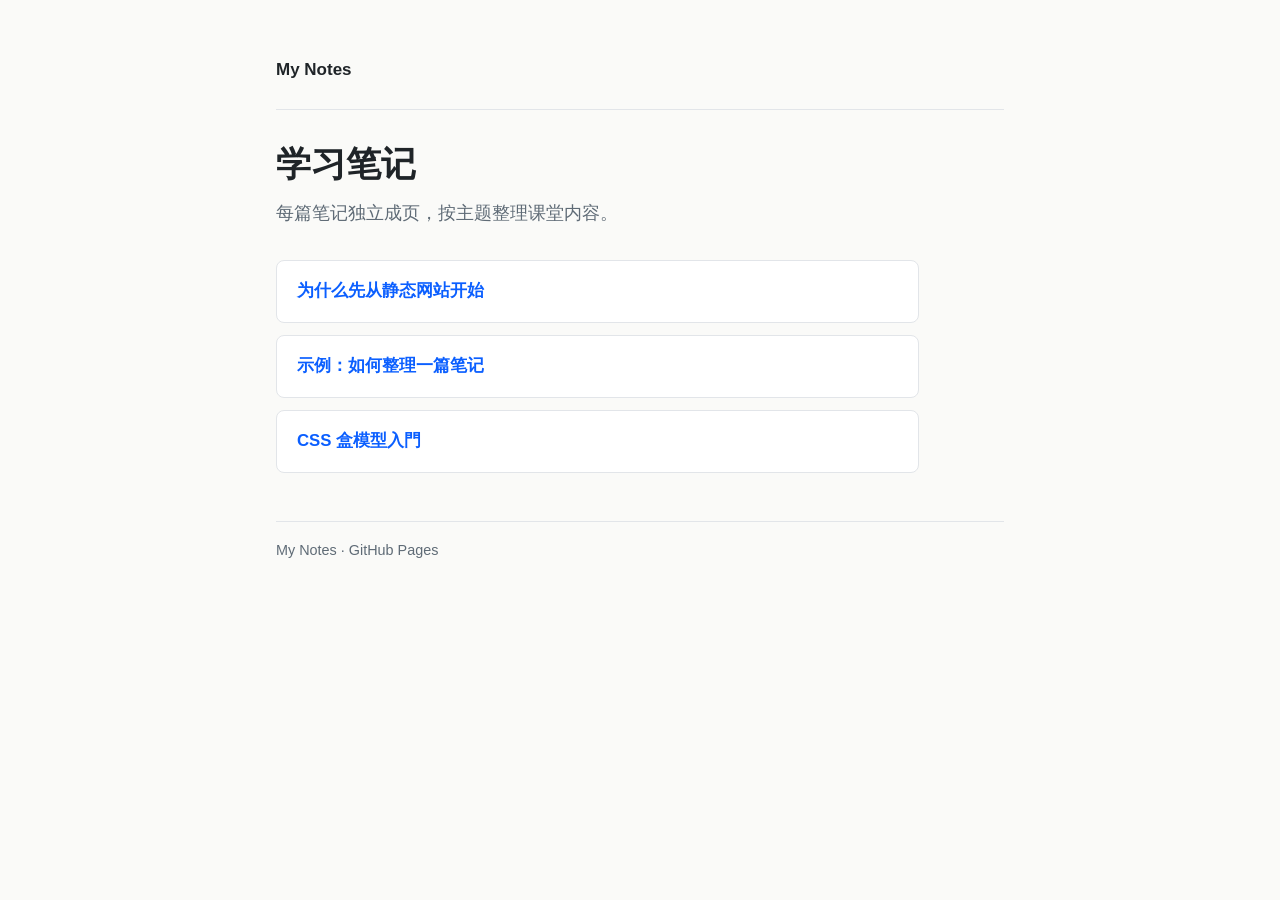
<file: index.html>
<!DOCTYPE html>
<html lang="zh-Hant">
<head>
  <meta charset="UTF-8">
  <meta name="viewport" content="width=device-width, initial-scale=1.0">
  <title>My Notes</title>
  <link rel="stylesheet" href="style.css">
</head>
<body>
  <div class="wrap">
    <header><a href="index.html">My Notes</a></header>

    <main>
      <h1>学习笔记</h1>
      <p class="lede">每篇笔记独立成页，按主题整理课堂内容。</p>

      <ul class="lesson-list">
        <li><a href="lessons/001-hello.html">为什么先从静态网站开始</a></li>
        <li><a href="lessons/002-example.html">示例：如何整理一篇笔记</a></li>
<li><a href="lessons/003-css-box-model.html">CSS 盒模型入門</a></li>
      </ul>
    </main>

    <footer>My Notes · GitHub Pages</footer>
  </div>
</body>
</html>
</file>
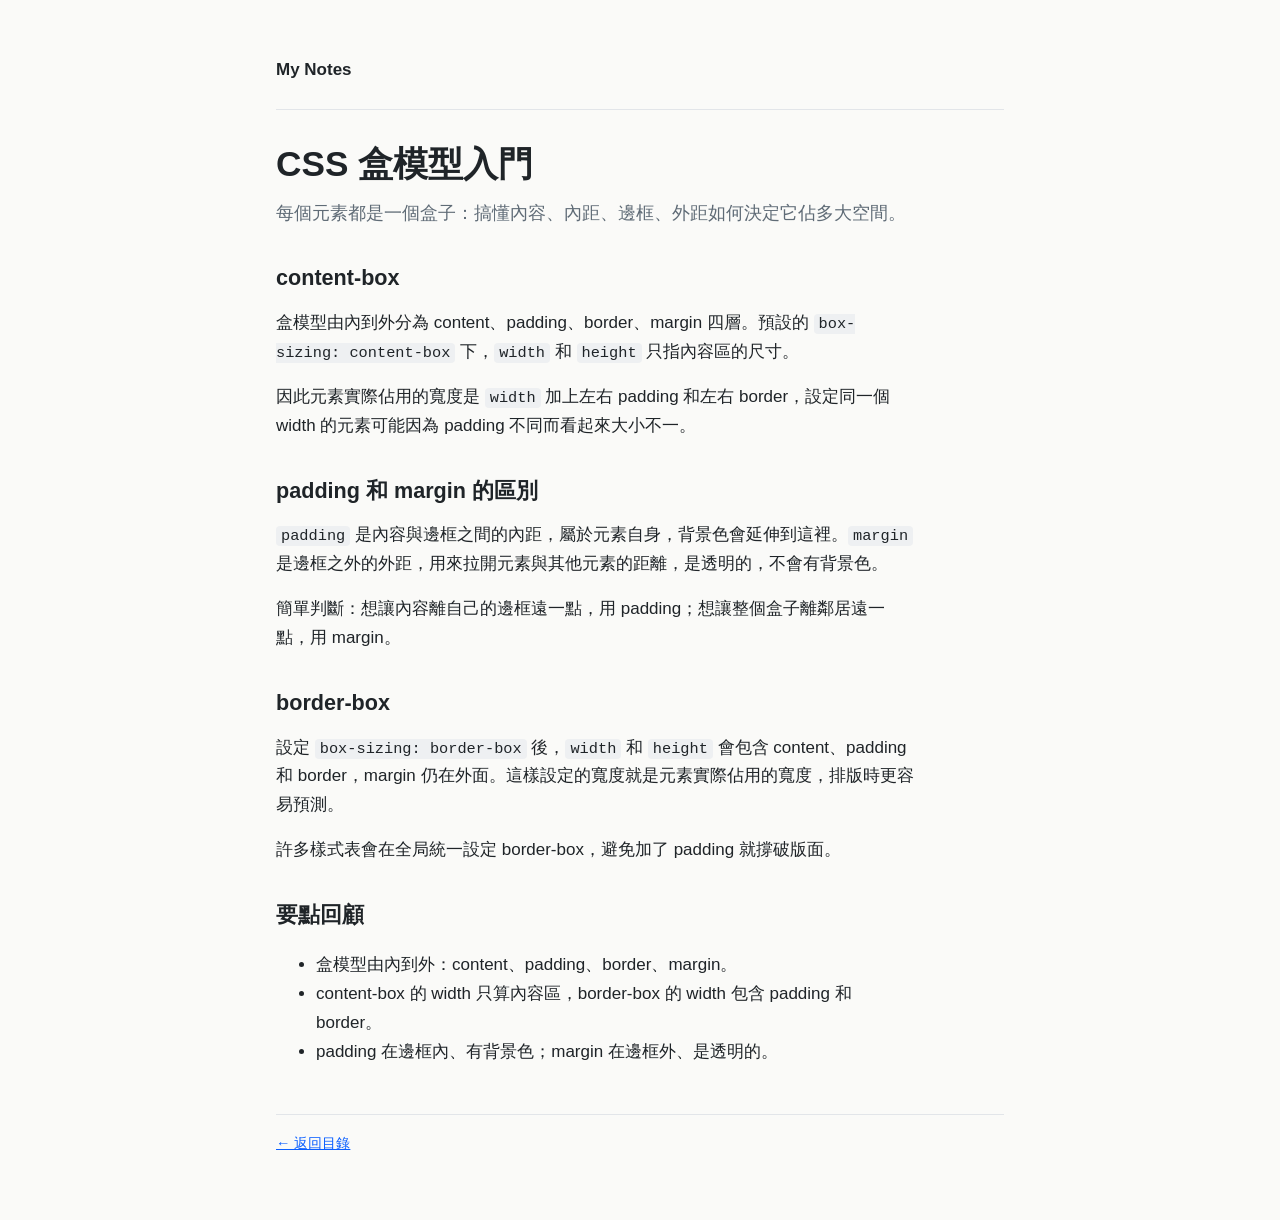
<file: 003-css-box-model.html>
<!DOCTYPE html>
<html lang="zh-Hant">
<head>
  <meta charset="UTF-8">
  <meta name="viewport" content="width=device-width, initial-scale=1.0">
  <title>CSS 盒模型入門 · My Notes</title>
  <link rel="stylesheet" href="../style.css">
</head>
<body>
  <div class="wrap">
    <header><a href="../index.html">My Notes</a></header>
    <main>
      <h1>CSS 盒模型入門</h1>
      <p class="lede">每個元素都是一個盒子：搞懂內容、內距、邊框、外距如何決定它佔多大空間。</p>
      <section>
        <h2>content-box</h2>
        <p>盒模型由內到外分為 content、padding、border、margin 四層。預設的 <code>box-sizing: content-box</code> 下，<code>width</code> 和 <code>height</code> 只指內容區的尺寸。</p>
        <p>因此元素實際佔用的寬度是 <code>width</code> 加上左右 padding 和左右 border，設定同一個 width 的元素可能因為 padding 不同而看起來大小不一。</p>
      </section>
      <section>
        <h2>padding 和 margin 的區別</h2>
        <p><code>padding</code> 是內容與邊框之間的內距，屬於元素自身，背景色會延伸到這裡。<code>margin</code> 是邊框之外的外距，用來拉開元素與其他元素的距離，是透明的，不會有背景色。</p>
        <p>簡單判斷：想讓內容離自己的邊框遠一點，用 padding；想讓整個盒子離鄰居遠一點，用 margin。</p>
      </section>
      <section>
        <h2>border-box</h2>
        <p>設定 <code>box-sizing: border-box</code> 後，<code>width</code> 和 <code>height</code> 會包含 content、padding 和 border，margin 仍在外面。這樣設定的寬度就是元素實際佔用的寬度，排版時更容易預測。</p>
        <p>許多樣式表會在全局統一設定 border-box，避免加了 padding 就撐破版面。</p>
      </section>
      <section>
        <h2>要點回顧</h2>
        <ul>
          <li>盒模型由內到外：content、padding、border、margin。</li>
          <li>content-box 的 width 只算內容區，border-box 的 width 包含 padding 和 border。</li>
          <li>padding 在邊框內、有背景色；margin 在邊框外、是透明的。</li>
        </ul>
      </section>
    </main>
    <footer><a href="../index.html">← 返回目錄</a></footer>
  </div>
</body>
</html>
</file>
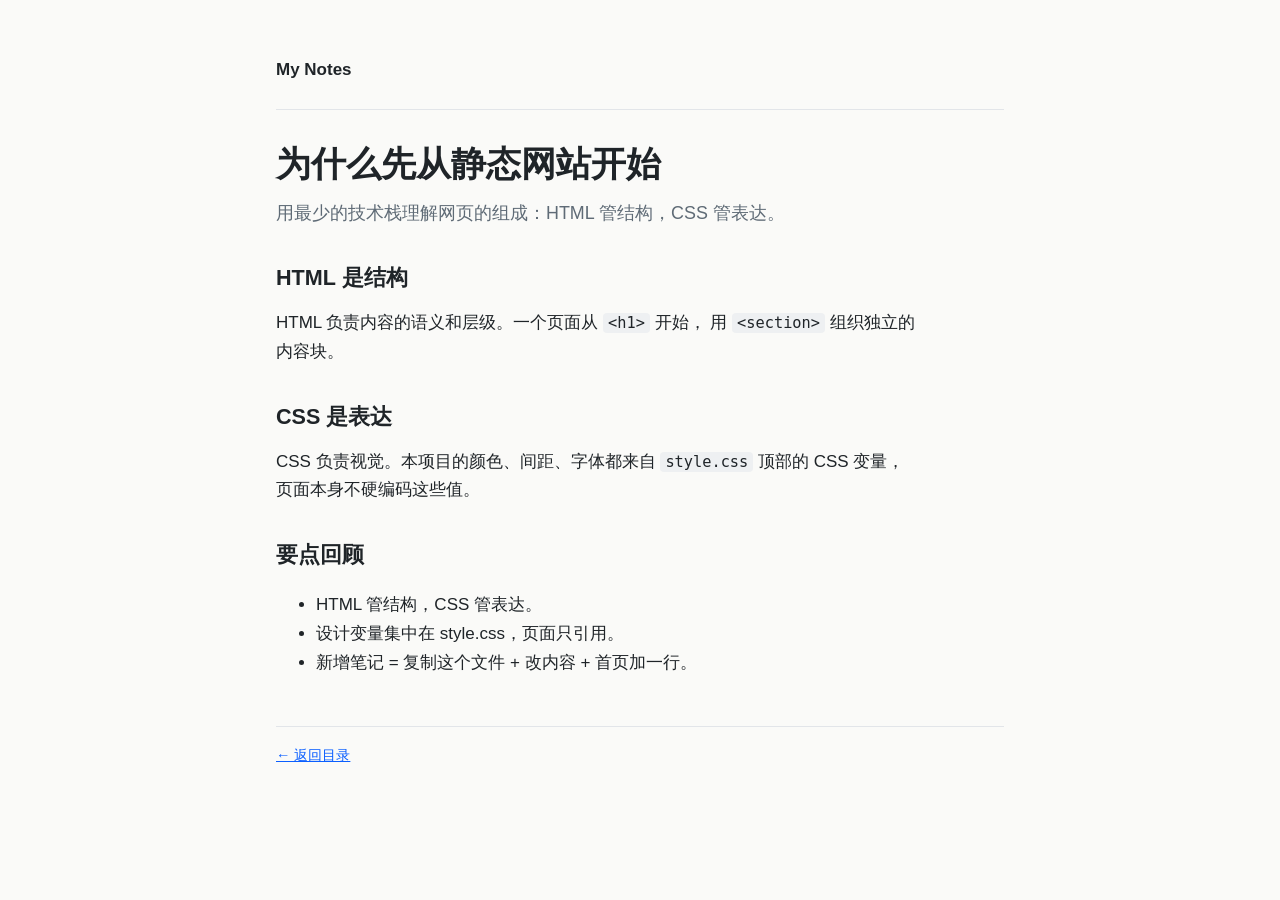
<file: lessons/001-hello.html>
<!DOCTYPE html>
<html lang="zh-Hant">
<head>
  <meta charset="UTF-8">
  <meta name="viewport" content="width=device-width, initial-scale=1.0">
  <title>为什么先从静态网站开始 · My Notes</title>
  <link rel="stylesheet" href="../style.css">
</head>
<body>
  <div class="wrap">
    <header><a href="../index.html">My Notes</a></header>

    <main>
      <h1>为什么先从静态网站开始</h1>
      <p class="lede">用最少的技术栈理解网页的组成：HTML 管结构，CSS 管表达。</p>

      <section>
        <h2>HTML 是结构</h2>
        <p>HTML 负责内容的语义和层级。一个页面从 <code>&lt;h1&gt;</code> 开始，
        用 <code>&lt;section&gt;</code> 组织独立的内容块。</p>
      </section>

      <section>
        <h2>CSS 是表达</h2>
        <p>CSS 负责视觉。本项目的颜色、间距、字体都来自 <code>style.css</code>
        顶部的 CSS 变量，页面本身不硬编码这些值。</p>
      </section>

      <section>
        <h2>要点回顾</h2>
        <ul>
          <li>HTML 管结构，CSS 管表达。</li>
          <li>设计变量集中在 style.css，页面只引用。</li>
          <li>新增笔记 = 复制这个文件 + 改内容 + 首页加一行。</li>
        </ul>
      </section>
    </main>

    <footer><a href="../index.html">← 返回目录</a></footer>
  </div>
</body>
</html>
</file>
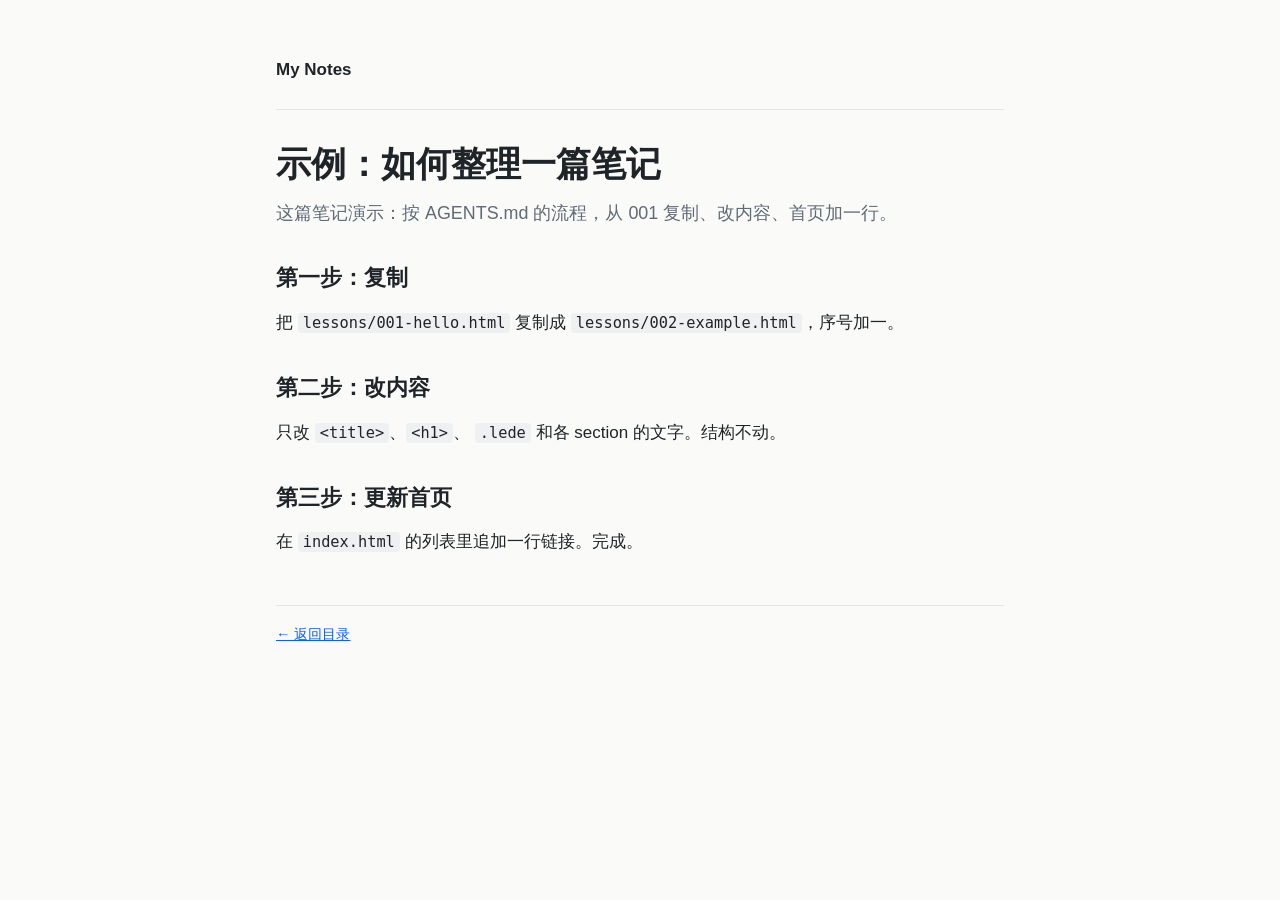
<file: lessons/002-example.html>
<!DOCTYPE html>
<html lang="zh-Hant">
<head>
  <meta charset="UTF-8">
  <meta name="viewport" content="width=device-width, initial-scale=1.0">
  <title>示例：如何整理一篇笔记 · My Notes</title>
  <link rel="stylesheet" href="../style.css">
</head>
<body>
  <div class="wrap">
    <header><a href="../index.html">My Notes</a></header>

    <main>
      <h1>示例：如何整理一篇笔记</h1>
      <p class="lede">这篇笔记演示：按 AGENTS.md 的流程，从 001 复制、改内容、首页加一行。</p>

      <section>
        <h2>第一步：复制</h2>
        <p>把 <code>lessons/001-hello.html</code> 复制成
        <code>lessons/002-example.html</code>，序号加一。</p>
      </section>

      <section>
        <h2>第二步：改内容</h2>
        <p>只改 <code>&lt;title&gt;</code>、<code>&lt;h1&gt;</code>、
        <code>.lede</code> 和各 section 的文字。结构不动。</p>
      </section>

      <section>
        <h2>第三步：更新首页</h2>
        <p>在 <code>index.html</code> 的列表里追加一行链接。完成。</p>
      </section>
    </main>

    <footer><a href="../index.html">← 返回目录</a></footer>
  </div>
</body>
</html>
</file>
<file: style.css>
:root {
  --bg: #fafaf8;
  --surface: #ffffff;
  --text: #1f2428;
  --muted: #5f6b76;
  --border: #e2e5e9;
  --accent: #0b5fff;
  --accent-soft: #e8efff;
  --font: -apple-system, BlinkMacSystemFont, "Segoe UI", Roboto, sans-serif;
  --mono: ui-monospace, Menlo, Consolas, monospace;
}

* { box-sizing: border-box; }

body {
  margin: 0;
  font-family: var(--font);
  background: var(--bg);
  color: var(--text);
  line-height: 1.7;
  font-size: 17px;
}

.wrap {
  max-width: 760px;
  margin: 0 auto;
  padding: 2rem 1rem 4rem;
}

header {
  padding: 1.5rem 0;
  border-bottom: 1px solid var(--border);
  margin-bottom: 2rem;
}

header a {
  color: var(--text);
  text-decoration: none;
  font-weight: 650;
}

h1 { font-size: 2.2rem; line-height: 1.25; margin: 0 0 .75rem; }
h2 { font-size: 1.35rem; margin: 2rem 0 .75rem; }

p { margin: 0 0 1rem; max-width: 68ch; }
ul { max-width: 68ch; }

.lede { font-size: 1.12rem; color: var(--muted); }

a { color: var(--accent); }

code {
  font-family: var(--mono);
  font-size: .9em;
  background: #eef0f2;
  padding: 1px 5px;
  border-radius: 4px;
}

.lesson-list {
  list-style: none;
  padding: 0;
  margin: 2rem 0 0;
  display: grid;
  gap: .75rem;
}

.lesson-list li {
  background: var(--surface);
  border: 1px solid var(--border);
  border-radius: 8px;
  padding: 1rem 1.25rem;
}

.lesson-list a {
  font-weight: 600;
  text-decoration: none;
  font-size: 1.05rem;
}

footer {
  margin-top: 3rem;
  padding-top: 1rem;
  border-top: 1px solid var(--border);
  font-size: .9rem;
  color: var(--muted);
}

@media (max-width: 600px) {
  body { font-size: 16px; }
  h1 { font-size: 1.8rem; }
  .wrap { padding: 1rem .75rem 3rem; }
}
</file>
